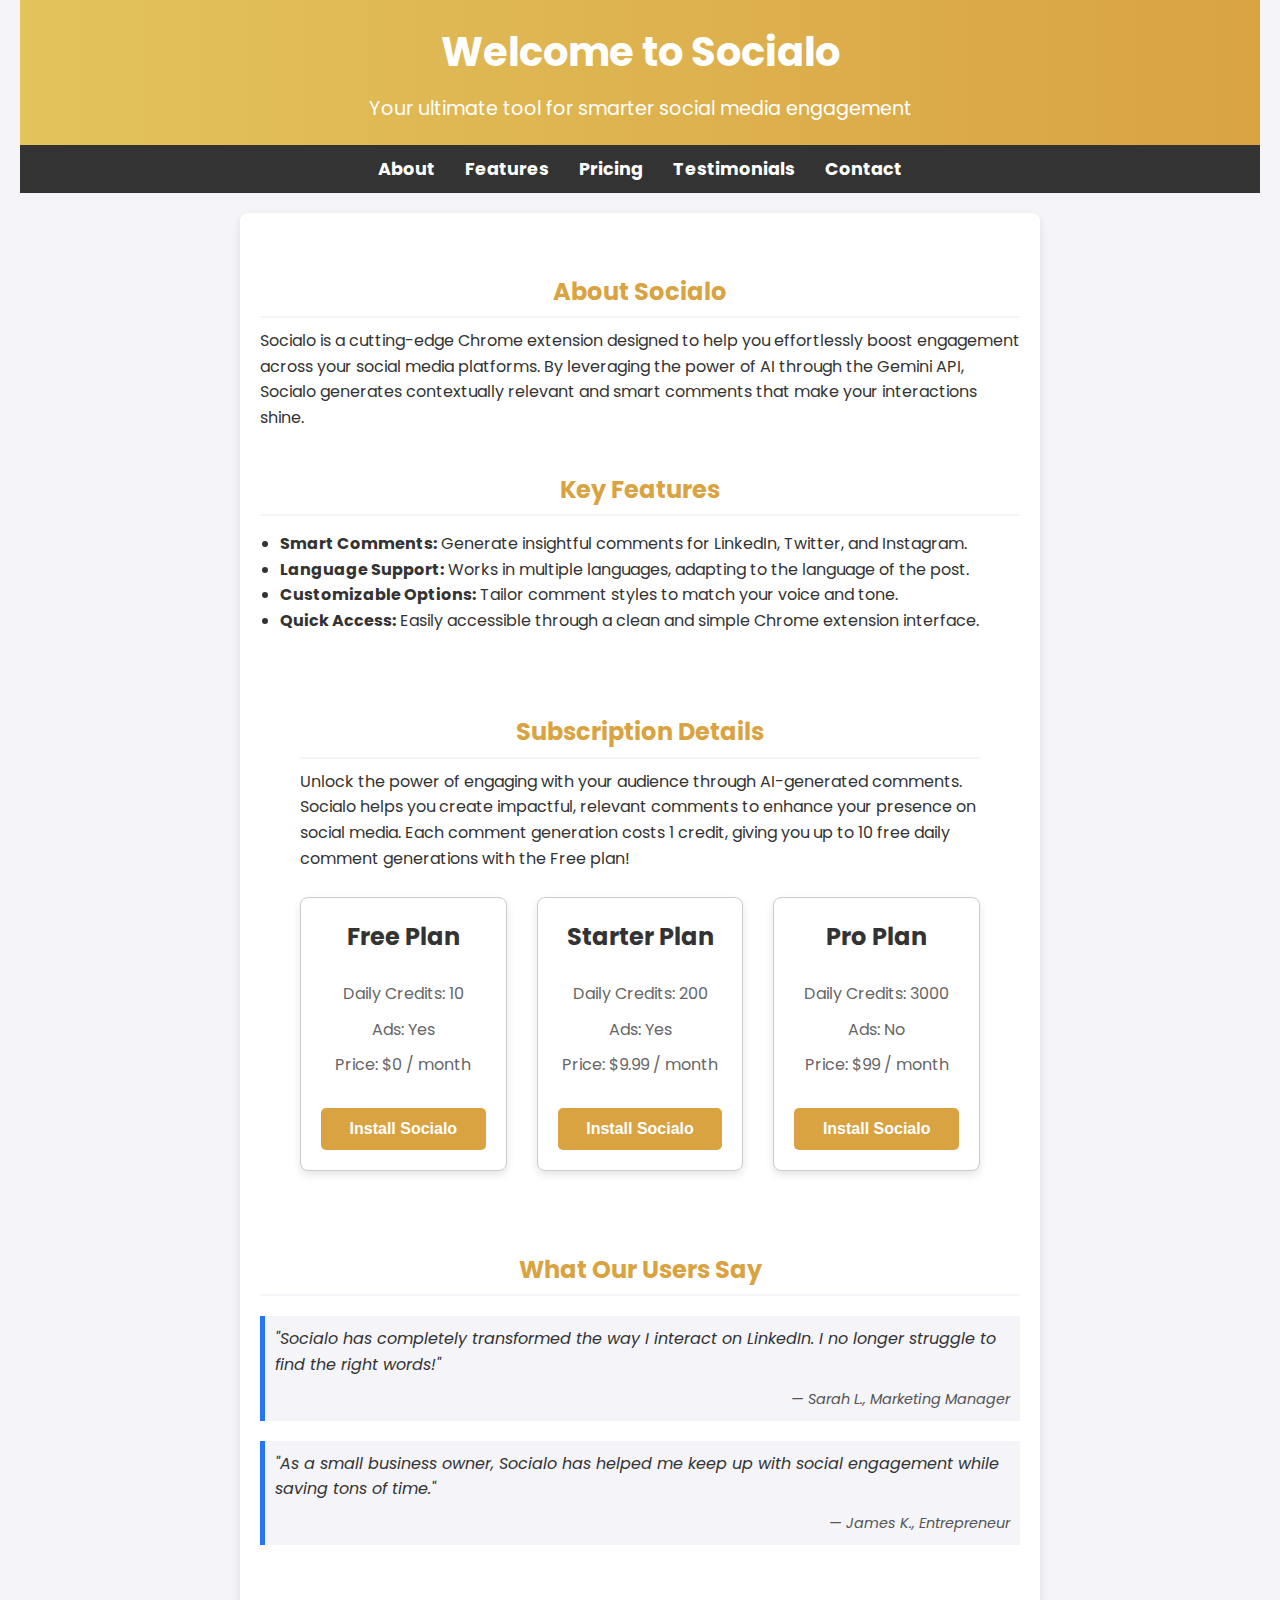
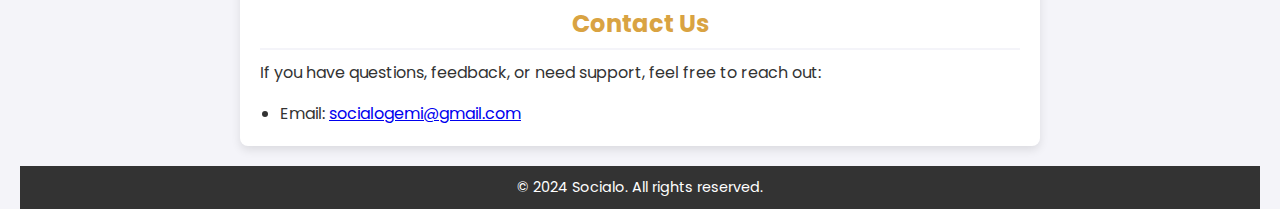
<file: index.html>
<!DOCTYPE html>
<html lang="en">
  <head>
    <meta charset="UTF-8" />
    <meta name="viewport" content="width=device-width, initial-scale=1.0" />
    <title>Socialo - Social Media Hacker</title>
    <link
      href="https://fonts.googleapis.com/css2?family=Poppins:wght@300;400;600&display=swap"
      rel="stylesheet"
    />
    <link rel="stylesheet" href="styles.css" />
  </head>
  <body>
    <header>
      <h1>Welcome to Socialo</h1>
      <p>Your ultimate tool for smarter social media engagement</p>
    </header>

    <nav>
      <a href="#about">About</a>
      <a href="#features">Features</a>
      <a href="#pricing">Pricing</a>
      <a href="#testimonials">Testimonials</a>
      <a href="#contact">Contact</a>
    </nav>

    <main>
      <section id="about">
        <h2>About Socialo</h2>
        <p>
          Socialo is a cutting-edge Chrome extension designed to help you
          effortlessly boost engagement across your social media platforms. By
          leveraging the power of AI through the Gemini API, Socialo generates
          contextually relevant and smart comments that make your interactions
          shine.
        </p>
      </section>

      <section id="features">
        <h2>Key Features</h2>
        <ul>
          <li>
            <strong>Smart Comments:</strong> Generate insightful comments for
            LinkedIn, Twitter, and Instagram.
          </li>
          <li>
            <strong>Language Support:</strong> Works in multiple languages,
            adapting to the language of the post.
          </li>
          <li>
            <strong>Customizable Options:</strong> Tailor comment styles to
            match your voice and tone.
          </li>
          <li>
            <strong>Quick Access:</strong> Easily accessible through a clean and
            simple Chrome extension interface.
          </li>
        </ul>
      </section>

      <section id="pricing">
        <h2>Subscription Details</h2>
        <p>
          Unlock the power of engaging with your audience through AI-generated
          comments. Socialo helps you create impactful, relevant comments to
          enhance your presence on social media. Each comment generation costs 1
          credit, giving you up to 10 free daily comment generations with the
          Free plan! <br /><br />
        </p>
        <div class="pricing-container">
          <div class="pricing-card">
            <h3>Free Plan</h3>
            <ul>
              <li>Daily Credits: 10</li>
              <li>Ads: Yes</li>
              <li>Price: $0 / month</li>
            </ul>
            <button
              onclick="window.open('https://chromewebstore.google.com/detail/socialo/liidlbbpjfaggbachofkjobflheohkho', '_blank')"
            >
              Install Socialo
            </button>
          </div>
          <div class="pricing-card">
            <h3>Starter Plan</h3>
            <ul>
              <li>Daily Credits: 200</li>
              <li>Ads: Yes</li>
              <li>Price: $9.99 / month</li>
            </ul>
            <button
              onclick="window.open('https://chromewebstore.google.com/detail/socialo/liidlbbpjfaggbachofkjobflheohkho', '_blank')"
            >
              Install Socialo
            </button>
          </div>
          <div class="pricing-card">
            <h3>Pro Plan</h3>
            <ul>
              <li>Daily Credits: 3000</li>
              <li>Ads: No</li>
              <li>Price: $99 / month</li>
            </ul>
            <button
              onclick="window.open('https://chromewebstore.google.com/detail/socialo/liidlbbpjfaggbachofkjobflheohkho', '_blank')"
            >
              Install Socialo
            </button>
          </div>
        </div>
      </section>

      <section id="testimonials">
        <h2>What Our Users Say</h2>
        <blockquote>
          "Socialo has completely transformed the way I interact on LinkedIn. I
          no longer struggle to find the right words!"
          <cite>— Sarah L., Marketing Manager</cite>
        </blockquote>
        <blockquote>
          "As a small business owner, Socialo has helped me keep up with social
          engagement while saving tons of time."
          <cite>— James K., Entrepreneur</cite>
        </blockquote>
      </section>

      <section id="contact">
        <h2>Contact Us</h2>
        <p>
          If you have questions, feedback, or need support, feel free to reach
          out:
        </p>
        <ul>
          <li>
            Email:
            <a href="mailto:socialogemi@gmail.com">socialogemi@gmail.com</a>
          </li>
        </ul>
      </section>
    </main>

    <footer>
      <p>&copy; 2024 Socialo. All rights reserved.</p>
    </footer>
  </body>
</html>
</file>
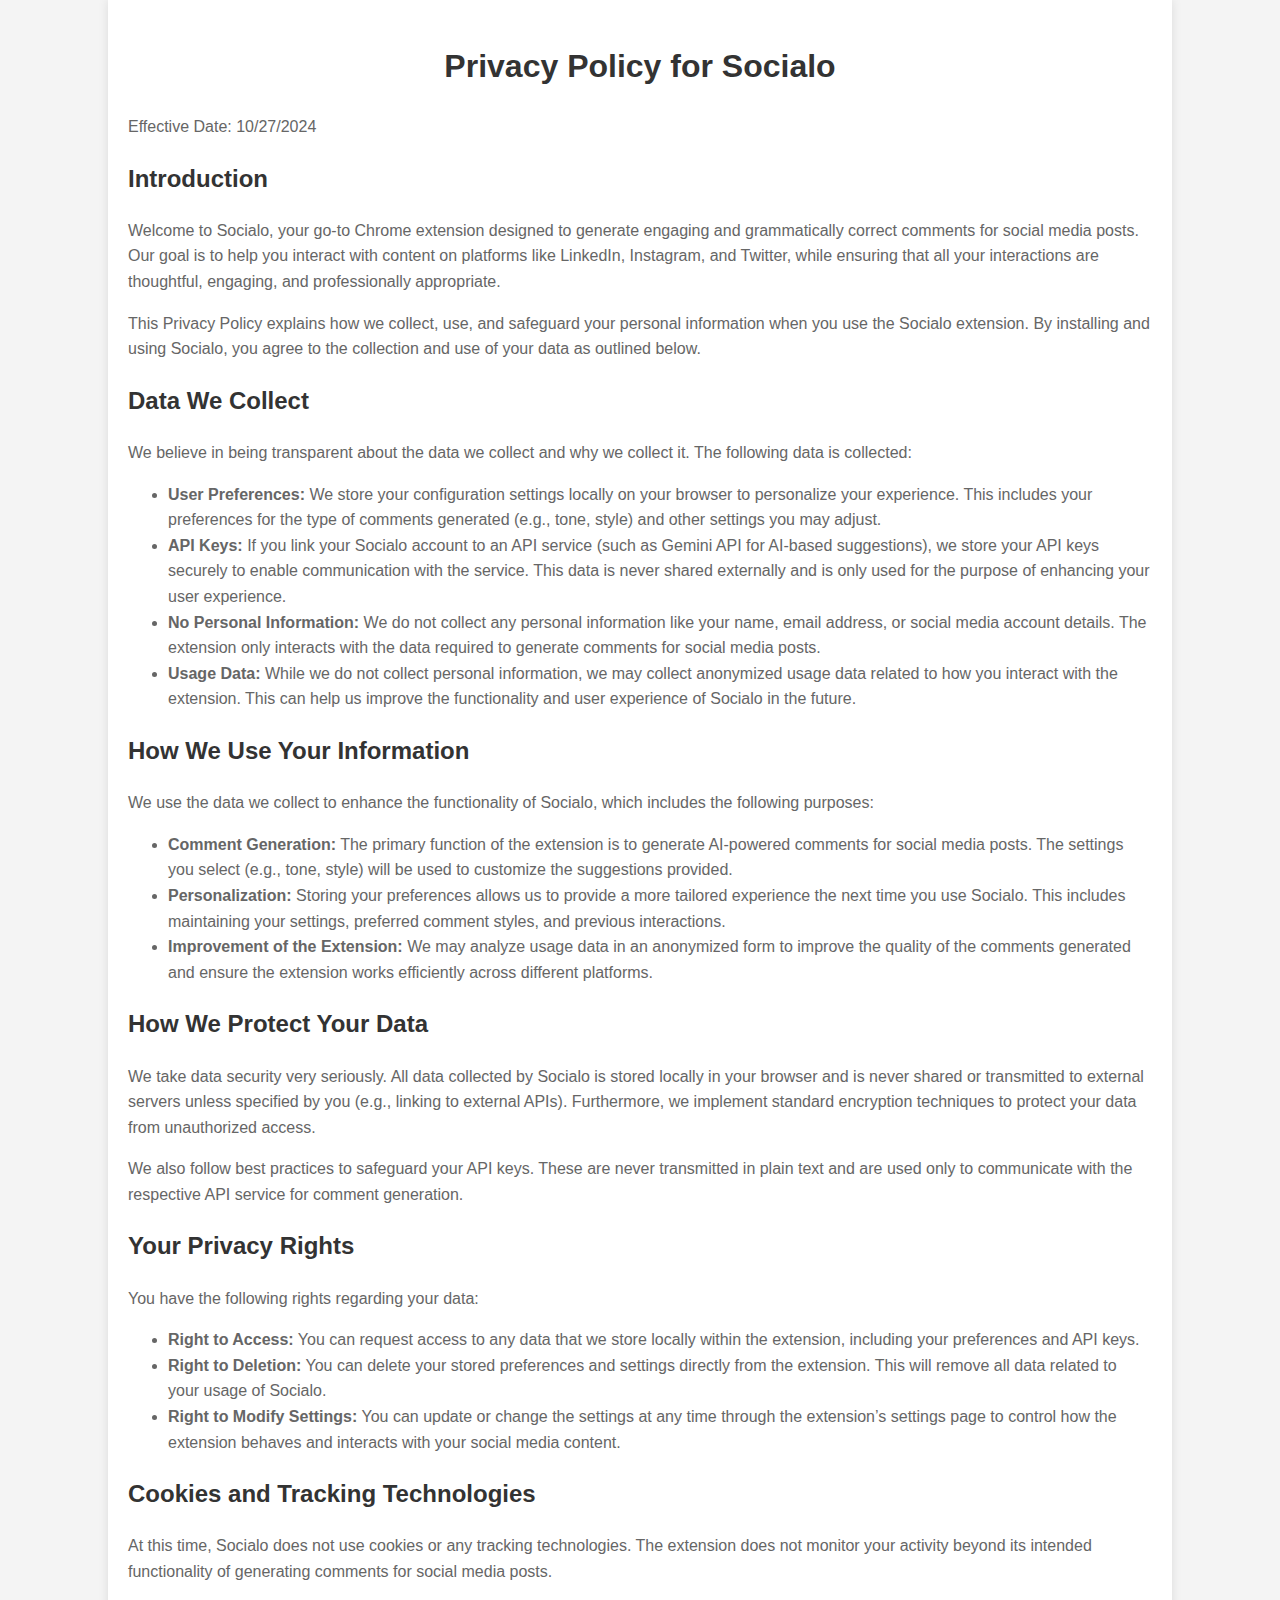
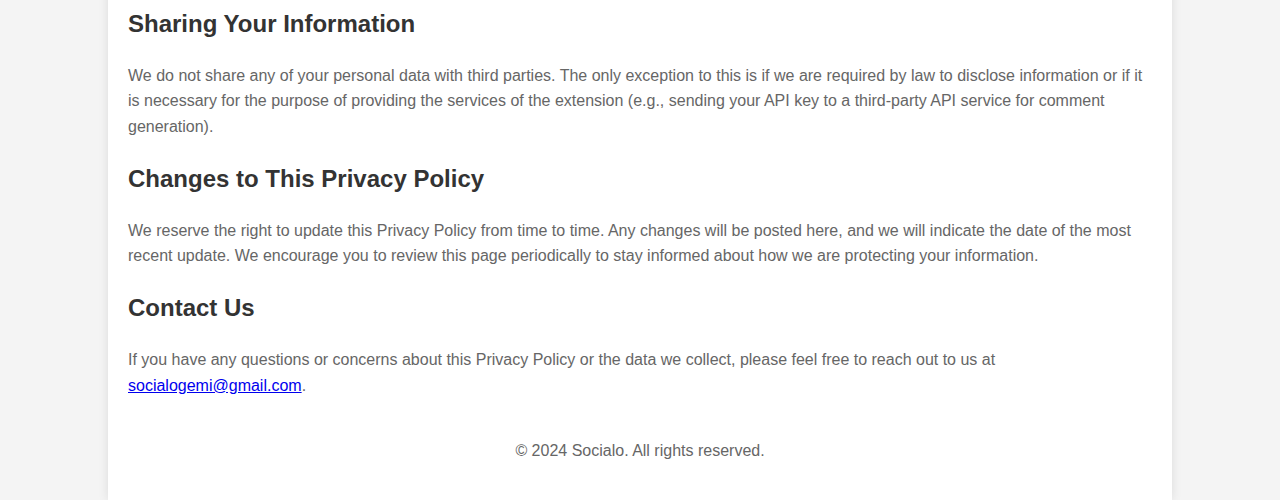
<file: privacy-policy.html>
<!DOCTYPE html>
<html lang="en">
  <head>
    <meta charset="UTF-8" />
    <meta name="viewport" content="width=device-width, initial-scale=1.0" />
    <meta http-equiv="X-UA-Compatible" content="ie=edge" />
    <title>Privacy Policy - Socialo</title>
    <style>
      body {
        font-family: Arial, sans-serif;
        line-height: 1.6;
        margin: 0;
        padding: 0;
        background-color: #f4f4f4;
      }

      .container {
        width: 80%;
        margin: 0 auto;
        background: white;
        padding: 20px;
        box-shadow: 0 0 10px rgba(0, 0, 0, 0.1);
      }

      h1 {
        text-align: center;
        color: #333;
      }

      h2 {
        color: #333;
      }

      p,
      ul {
        color: #666;
      }

      ul {
        margin-top: 10px;
      }

      .footer {
        text-align: center;
        margin-top: 40px;
        color: #888;
      }
    </style>
  </head>
  <body>
    <div class="container">
      <h1>Privacy Policy for Socialo</h1>

      <p>Effective Date: 10/27/2024</p>

      <h2>Introduction</h2>
      <p>
        Welcome to Socialo, your go-to Chrome extension designed to generate
        engaging and grammatically correct comments for social media posts. Our
        goal is to help you interact with content on platforms like LinkedIn,
        Instagram, and Twitter, while ensuring that all your interactions are
        thoughtful, engaging, and professionally appropriate.
      </p>

      <p>
        This Privacy Policy explains how we collect, use, and safeguard your
        personal information when you use the Socialo extension. By installing
        and using Socialo, you agree to the collection and use of your data as
        outlined below.
      </p>

      <h2>Data We Collect</h2>
      <p>
        We believe in being transparent about the data we collect and why we
        collect it. The following data is collected:
      </p>
      <ul>
        <li>
          <strong>User Preferences:</strong> We store your configuration
          settings locally on your browser to personalize your experience. This
          includes your preferences for the type of comments generated (e.g.,
          tone, style) and other settings you may adjust.
        </li>
        <li>
          <strong>API Keys:</strong> If you link your Socialo account to an API
          service (such as Gemini API for AI-based suggestions), we store your
          API keys securely to enable communication with the service. This data
          is never shared externally and is only used for the purpose of
          enhancing your user experience.
        </li>
        <li>
          <strong>No Personal Information:</strong> We do not collect any
          personal information like your name, email address, or social media
          account details. The extension only interacts with the data required
          to generate comments for social media posts.
        </li>
        <li>
          <strong>Usage Data:</strong> While we do not collect personal
          information, we may collect anonymized usage data related to how you
          interact with the extension. This can help us improve the
          functionality and user experience of Socialo in the future.
        </li>
      </ul>

      <h2>How We Use Your Information</h2>
      <p>
        We use the data we collect to enhance the functionality of Socialo,
        which includes the following purposes:
      </p>
      <ul>
        <li>
          <strong>Comment Generation:</strong> The primary function of the
          extension is to generate AI-powered comments for social media posts.
          The settings you select (e.g., tone, style) will be used to customize
          the suggestions provided.
        </li>
        <li>
          <strong>Personalization:</strong> Storing your preferences allows us
          to provide a more tailored experience the next time you use Socialo.
          This includes maintaining your settings, preferred comment styles, and
          previous interactions.
        </li>
        <li>
          <strong>Improvement of the Extension:</strong> We may analyze usage
          data in an anonymized form to improve the quality of the comments
          generated and ensure the extension works efficiently across different
          platforms.
        </li>
      </ul>

      <h2>How We Protect Your Data</h2>
      <p>
        We take data security very seriously. All data collected by Socialo is
        stored locally in your browser and is never shared or transmitted to
        external servers unless specified by you (e.g., linking to external
        APIs). Furthermore, we implement standard encryption techniques to
        protect your data from unauthorized access.
      </p>

      <p>
        We also follow best practices to safeguard your API keys. These are
        never transmitted in plain text and are used only to communicate with
        the respective API service for comment generation.
      </p>

      <h2>Your Privacy Rights</h2>
      <p>You have the following rights regarding your data:</p>
      <ul>
        <li>
          <strong>Right to Access:</strong> You can request access to any data
          that we store locally within the extension, including your preferences
          and API keys.
        </li>
        <li>
          <strong>Right to Deletion:</strong> You can delete your stored
          preferences and settings directly from the extension. This will remove
          all data related to your usage of Socialo.
        </li>
        <li>
          <strong>Right to Modify Settings:</strong> You can update or change
          the settings at any time through the extension’s settings page to
          control how the extension behaves and interacts with your social media
          content.
        </li>
      </ul>

      <h2>Cookies and Tracking Technologies</h2>
      <p>
        At this time, Socialo does not use cookies or any tracking technologies.
        The extension does not monitor your activity beyond its intended
        functionality of generating comments for social media posts.
      </p>

      <h2>Sharing Your Information</h2>
      <p>
        We do not share any of your personal data with third parties. The only
        exception to this is if we are required by law to disclose information
        or if it is necessary for the purpose of providing the services of the
        extension (e.g., sending your API key to a third-party API service for
        comment generation).
      </p>

      <h2>Changes to This Privacy Policy</h2>
      <p>
        We reserve the right to update this Privacy Policy from time to time.
        Any changes will be posted here, and we will indicate the date of the
        most recent update. We encourage you to review this page periodically to
        stay informed about how we are protecting your information.
      </p>

      <h2>Contact Us</h2>
      <p>
        If you have any questions or concerns about this Privacy Policy or the
        data we collect, please feel free to reach out to us at
        <a href="mailto:socialogemi@gmail.com">socialogemi@gmail.com</a>.
      </p>

      <div class="footer">
        <p>&copy; 2024 Socialo. All rights reserved.</p>
      </div>
    </div>
  </body>
</html>
</file>
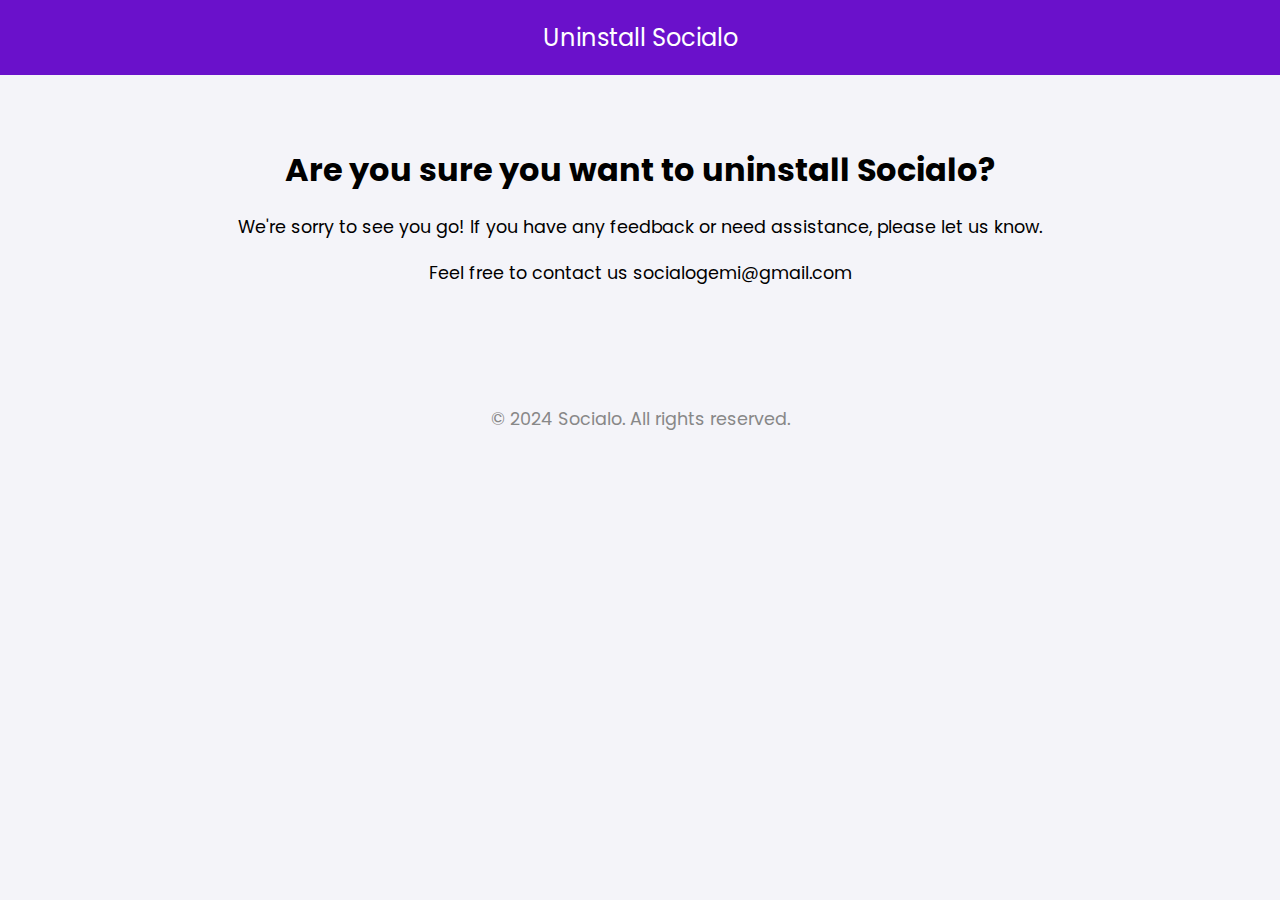
<file: uninstall.html>
<!DOCTYPE html>
<html lang="en">
  <head>
    <meta charset="UTF-8" />
    <meta name="viewport" content="width=device-width, initial-scale=1.0" />
    <title>Uninstall Socialo</title>
    <link
      href="https://fonts.googleapis.com/css2?family=Poppins:wght@300;400;600&display=swap"
      rel="stylesheet"
    />
    <style>
      body {
        font-family: "Poppins", sans-serif;
        background-color: #f4f4f9;
        text-align: center;
        margin: 0;
        padding: 0;
      }
      header {
        background-color: #6a11cb;
        color: white;
        padding: 20px 0;
        font-size: 1.5rem;
      }
      main {
        padding: 50px 20px;
      }
      h1 {
        font-size: 2rem;
        margin-bottom: 20px;
      }
      p {
        font-size: 1.1rem;
        margin-bottom: 20px;
      }
      .btn {
        background-color: #2575fc;
        color: white;
        padding: 10px 20px;
        font-size: 1.1rem;
        border: none;
        cursor: pointer;
        border-radius: 5px;
        text-decoration: none;
      }
      .btn:hover {
        background-color: #00d4ff;
      }
      footer {
        margin-top: 50px;
        font-size: 0.9rem;
        color: #888;
      }
    </style>
  </head>
  <body>
    <header>Uninstall Socialo</header>

    <main>
      <h1>Are you sure you want to uninstall Socialo?</h1>
      <p>
        We're sorry to see you go! If you have any feedback or need assistance,
        please let us know.
      </p>

      <p>Feel free to contact us socialogemi@gmail.com</p>
    </main>

    <footer>
      <p>&copy; 2024 Socialo. All rights reserved.</p>
    </footer>
  </body>
</html>
</file>
<file: styles.css>
/* General Reset */
* {
  margin: 0;
  padding: 0;
  box-sizing: border-box;
}

/* Body Styling */
body {
  font-family: "Poppins", sans-serif;
  background: #f4f4f9;
  color: #333;
  line-height: 1.6;
  padding: 0 20px;
}

/* Header */
header {
  background: linear-gradient(90deg, #e3c35c 0%, #d9a342 100%);
  color: white;
  padding: 20px;
  text-align: center;
}

header h1 {
  font-size: 2.5rem;
  margin-bottom: 10px;
}

section h2 {
  padding: 40px;
  text-align: center;
}

header p {
  font-size: 1.2rem;
}

/* Navigation */
nav {
  display: flex;
  justify-content: center;
  background-color: #333;
  padding: 10px 0;
}

nav a {
  color: white;
  margin: 0 15px;
  text-decoration: none;
  font-weight: bold;
  font-size: 1.1rem;
  transition: color 0.3s;
}

nav a:hover {
  color: #00d4ff;
}

/* Main Content */
main {
  max-width: 800px;
  margin: 20px auto;
  background: white;
  padding: 20px;
  box-shadow: 0 4px 10px rgba(0, 0, 0, 0.1);
  border-radius: 8px;
}

main h2 {
  margin-bottom: 10px;
  color: #d9a342;
  border-bottom: 2px solid #f4f4f9;
  padding-bottom: 5px;
}

main ul {
  list-style: disc;
  margin: 15px 0 0 20px;
}

main blockquote {
  margin: 20px 0;
  padding: 10px;
  background: #f4f4f9;
  border-left: 5px solid #2575fc;
  font-style: italic;
}

main blockquote cite {
  display: block;
  margin-top: 10px;
  text-align: right;
  font-size: 0.9rem;
  color: #555;
}

/* Footer */
footer {
  text-align: center;
  margin-top: 20px;
  padding: 10px 0;
  background-color: #333;
  color: white;
  font-size: 0.9rem;
}

/* Pricing Section */
#pricing {
  padding: 40px;
  max-width: 1200px; /* Constrain the section width */
  margin: 0 auto; /* Center the section */
}

/* Pricing Cards Container */
.pricing-container {
  display: flex;
  justify-content: space-between; /* Ensure even spacing between cards */
  flex-wrap: wrap; /* Allow cards to wrap on smaller screens */
  gap: 20px; /* Add spacing between cards */
  box-sizing: border-box; /* Prevent overflow issues */
}

/* Individual Pricing Card */
.pricing-card {
  background-color: white;
  border: 1px solid #ccc;
  padding: 20px;
  border-radius: 8px;
  text-align: center;
  flex: 1 1 calc(33.333% - 20px); /* Ensure three cards per row */
  max-width: calc(
    33.333% - 20px
  ); /* Constrain card width to fit within the row */
  box-sizing: border-box; /* Include padding/border in the card size */
  display: flex;
  flex-direction: column; /* Stack content vertically */
  justify-content: space-between; /* Ensure proper alignment of the button */
  height: 100%; /* Ensure cards have equal height */
  position: relative; /* Allow for styled elements */
  box-shadow: 0 4px 8px rgba(0, 0, 0, 0.1); /* Add a subtle shadow for elegance */
  transition: transform 0.2s ease, box-shadow 0.2s ease; /* Smooth hover effect */
}

/* Add hover effect to pricing cards */
.pricing-card:hover {
  transform: translateY(-5px); /* Subtle upward shift on hover */
  box-shadow: 0 6px 12px rgba(0, 0, 0, 0.2); /* Slightly larger shadow */
}

/* Headings inside Pricing Cards */
.pricing-card h3 {
  font-size: 24px;
  font-weight: bold;
  margin-bottom: 15px;
  color: #333;
}

/* Price Text */
.pricing-card .price {
  font-size: 30px;
  font-weight: bold;
  color: #ffc439;
  margin-bottom: 15px;
}

/* List inside Pricing Cards */
.pricing-card ul {
  list-style: none;
  padding: 0;
  margin: 0 0 20px; /* Add spacing before the button */
  flex-grow: 1; /* Ensure lists take up available space */
}

.pricing-card ul li {
  margin: 10px 0;
  font-size: 16px;
  color: #666;
}

/* Buttons inside Pricing Cards */
.pricing-card button {
  background-color: #d9a342;
  color: white;
  border: none;
  padding: 12px 20px;
  font-size: 16px;
  cursor: pointer;
  border-radius: 5px;
  font-weight: bold;
  margin-top: auto; /* Push the button to the bottom */
  transition: background-color 0.2s ease; /* Smooth hover effect */
}

.pricing-card button:hover {
  background-color: #ffb400;
}

/* Responsive for Tablets (Two cards per row) */
@media (max-width: 1024px) {
  .pricing-card {
    flex: 1 1 calc(50% - 20px); /* Adjust to fit two cards per row */
    max-width: calc(50% - 20px); /* Constrain width */
  }
}

/* Responsive for Mobile (One card per row) */
@media (max-width: 768px) {
  .pricing-card {
    flex: 1 1 100%; /* Full width */
    max-width: 100%; /* Ensure cards take up the full width */
  }
}
</file>
